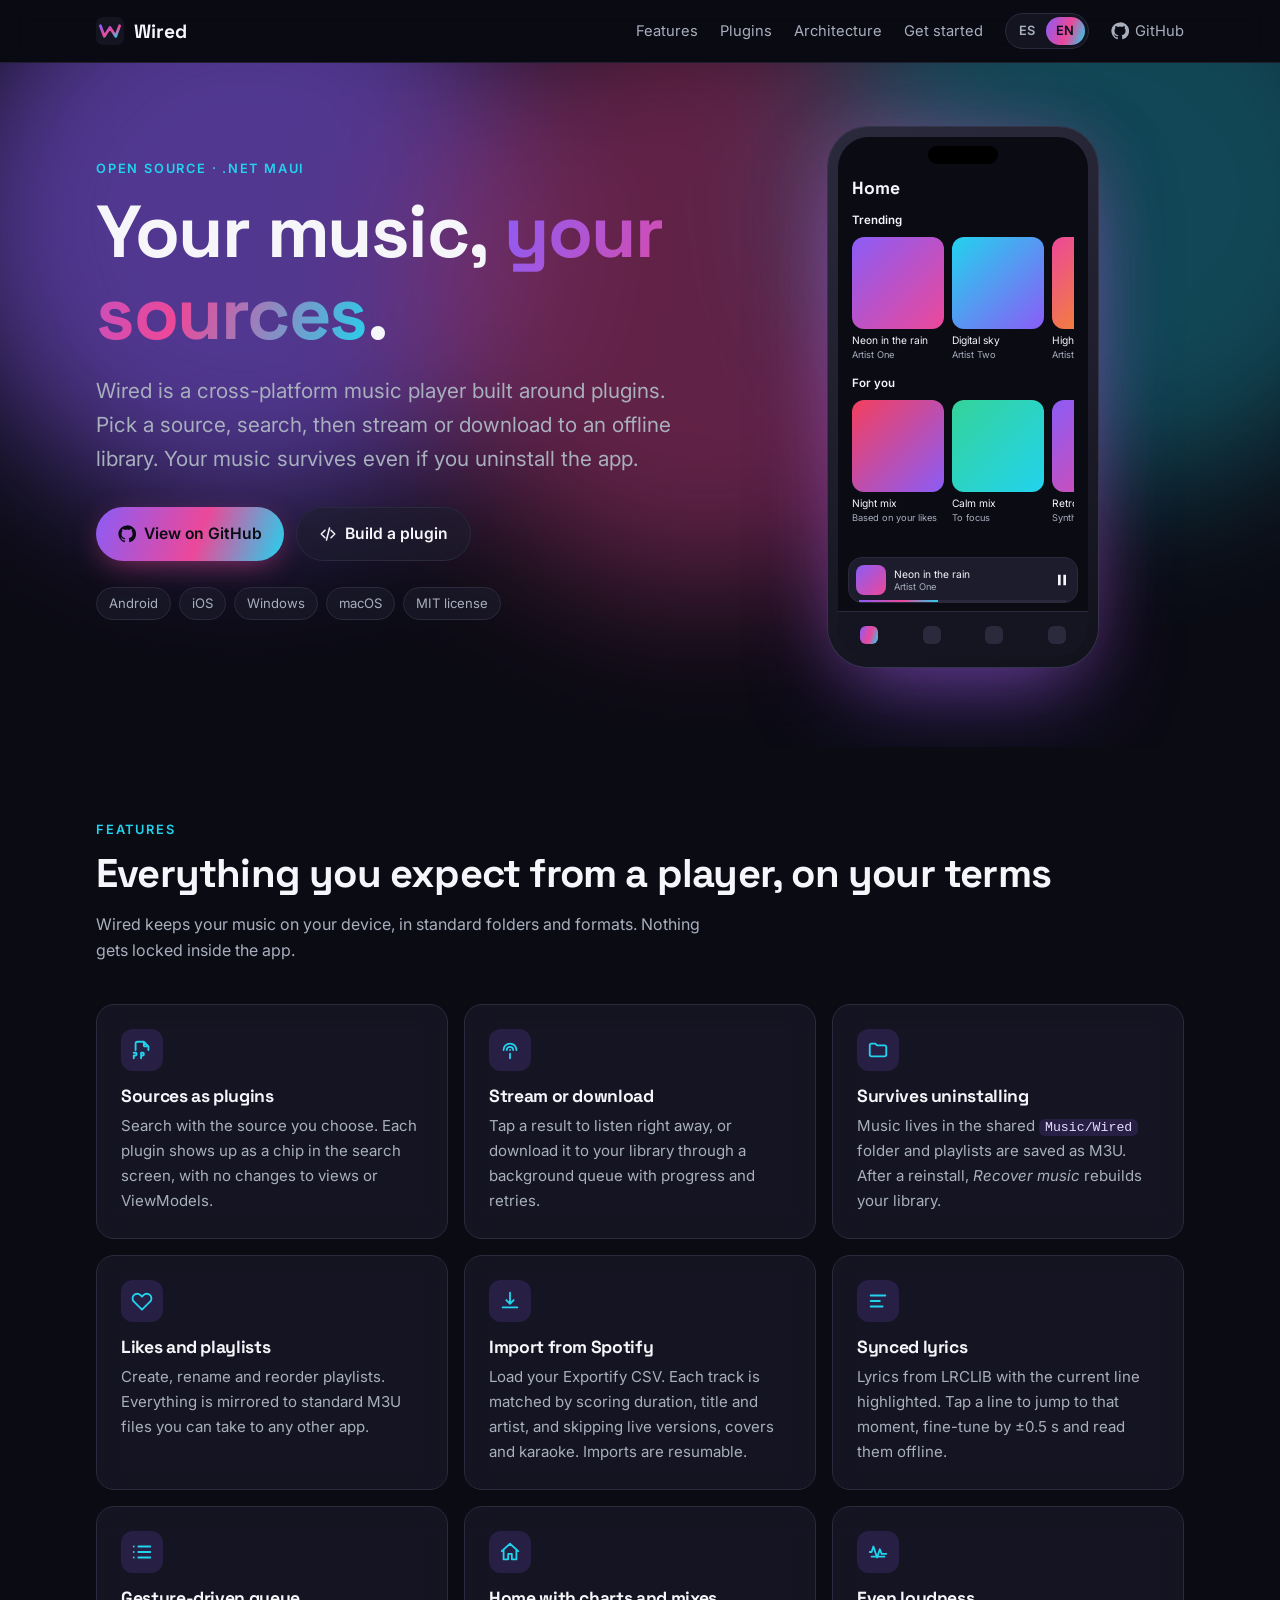
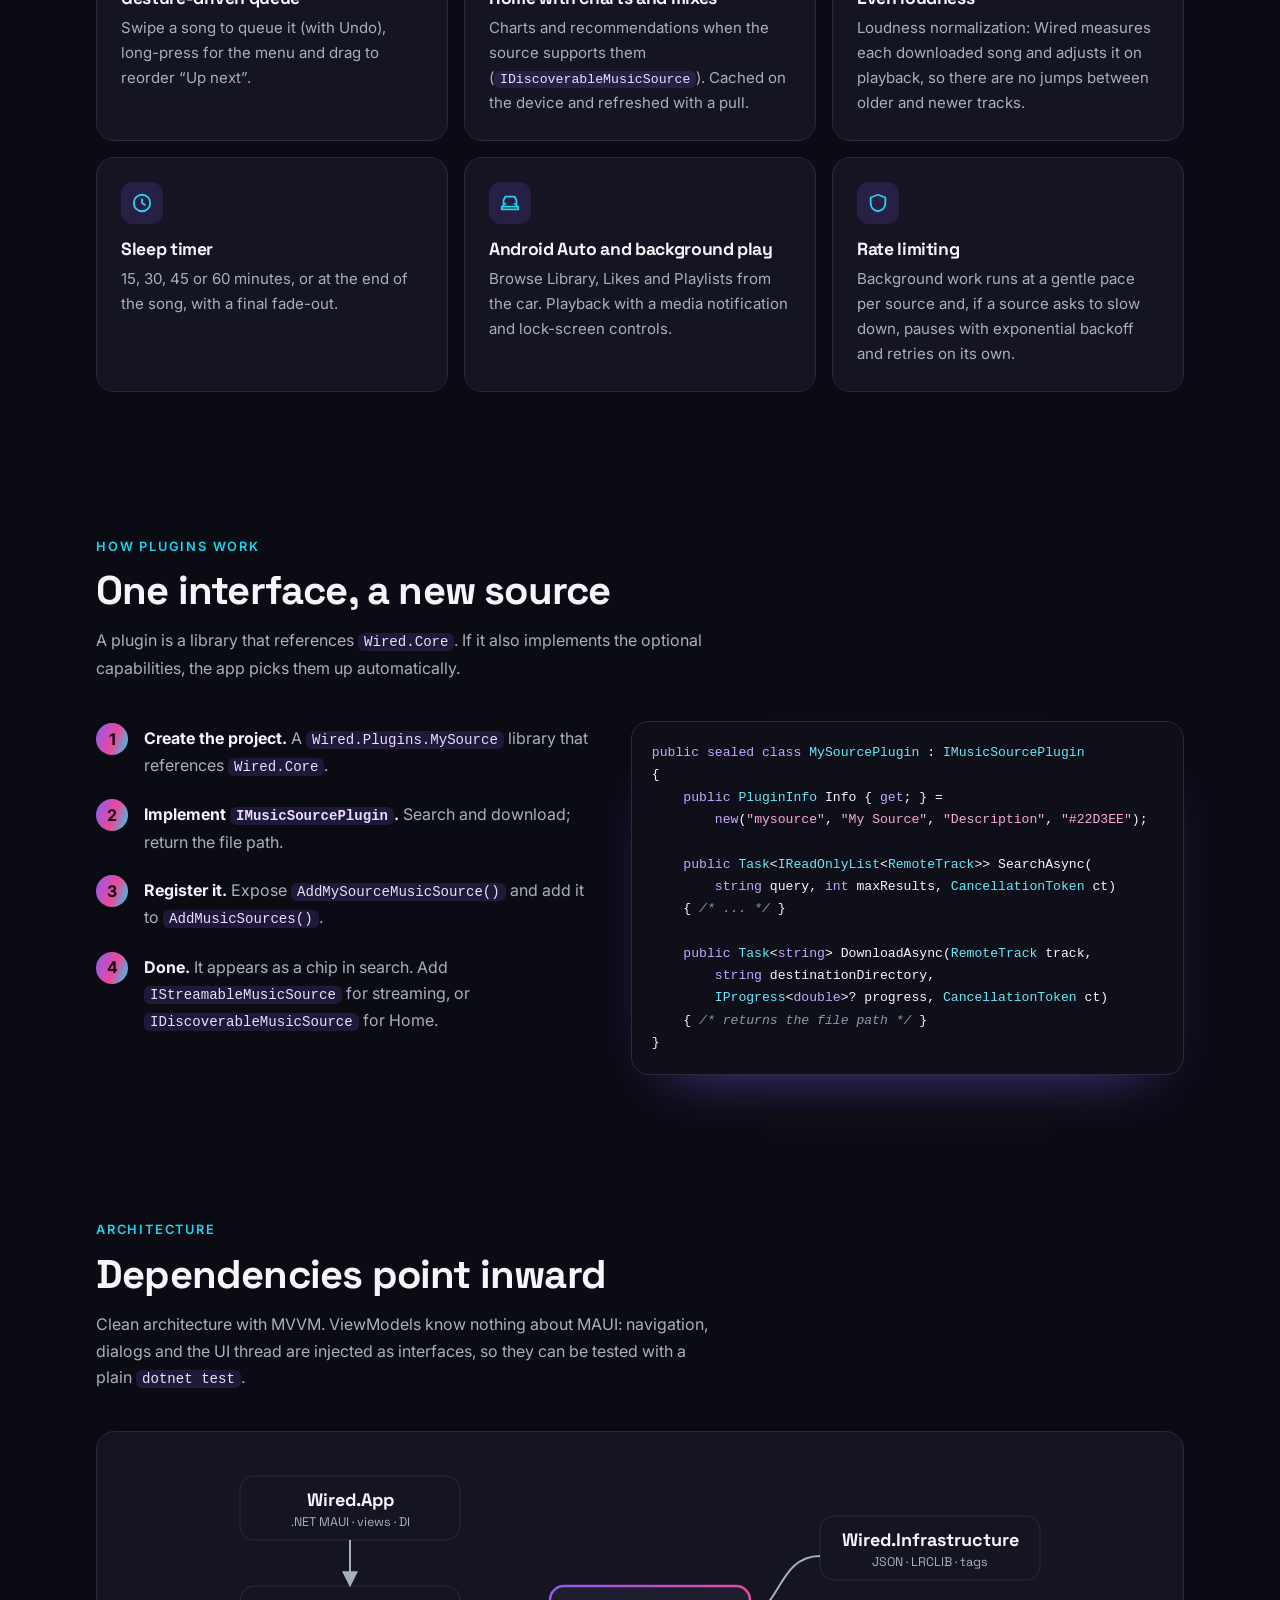
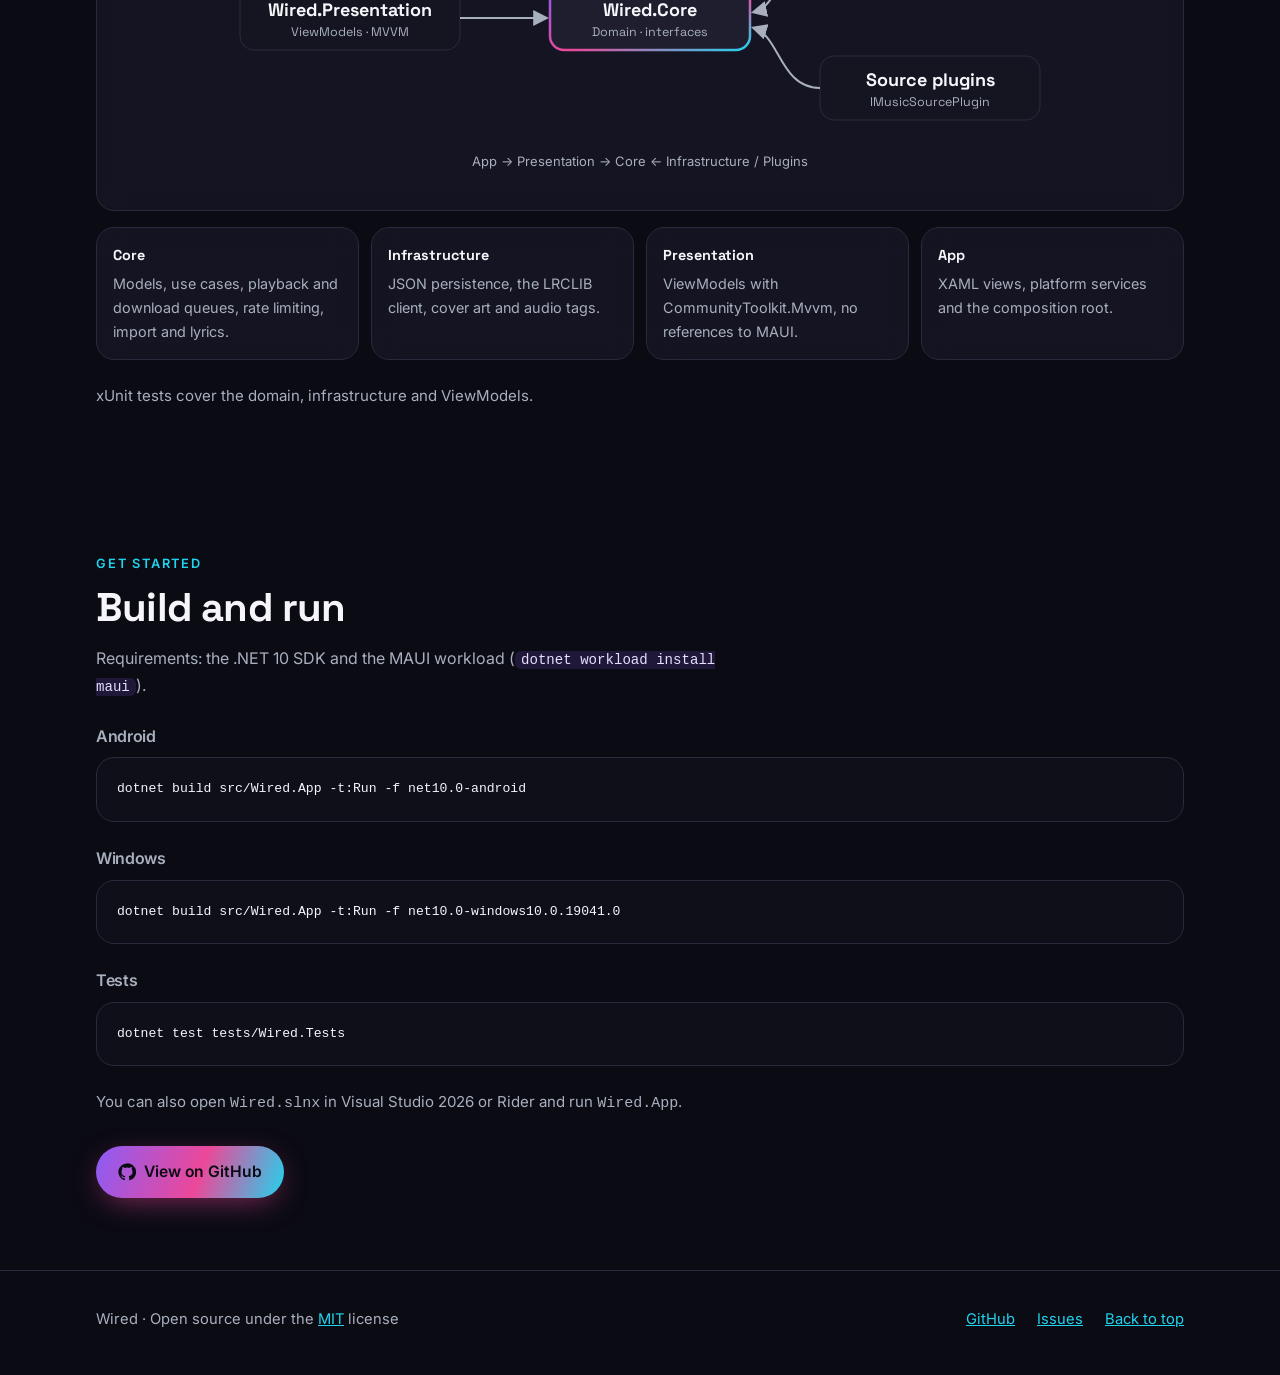
<file: docs/index.html>
<!doctype html>
<html lang="es">
<head>
<meta charset="utf-8">
<meta name="viewport" content="width=device-width, initial-scale=1">
<title>Wired — Reproductor de música con plugins</title>
<meta name="description" content="Wired es un reproductor de música multiplataforma (.NET MAUI) construido alrededor de plugins de fuentes: busca, escucha en streaming o descarga a tu biblioteca sin conexión. Código abierto, licencia MIT.">
<meta name="theme-color" content="#0B0B14">
<meta property="og:type" content="website">
<meta property="og:title" content="Wired — Reproductor de música con plugins">
<meta property="og:description" content="Reproductor multiplataforma en .NET MAUI con fuentes por plugins, biblioteca sin conexión, letras sincronizadas y Android Auto. Código abierto (MIT).">
<meta property="og:url" content="https://fsoftt.github.io/Wired/">
<meta property="og:locale" content="es_ES">
<meta property="og:locale:alternate" content="en_US">
<link rel="canonical" href="https://fsoftt.github.io/Wired/">
<link rel="alternate" hreflang="es" href="https://fsoftt.github.io/Wired/">
<link rel="alternate" hreflang="en" href="https://fsoftt.github.io/Wired/en/">
<link rel="alternate" hreflang="x-default" href="https://fsoftt.github.io/Wired/">
<script>(function(){try{var s=localStorage.getItem("wired-lang");if(s==="en"||(!s&&!/^es/i.test(navigator.language||"es"))){location.replace("en/"+location.hash)}}catch(e){}})();</script>
<meta name="twitter:card" content="summary">
<link rel="icon" href="data:image/svg+xml,%3Csvg xmlns='http://www.w3.org/2000/svg' viewBox='0 0 32 32'%3E%3Cdefs%3E%3ClinearGradient id='g' x1='0' y1='0' x2='1' y2='1'%3E%3Cstop offset='0' stop-color='%238B5CF6'/%3E%3Cstop offset='.55' stop-color='%23EC4899'/%3E%3Cstop offset='1' stop-color='%2322D3EE'/%3E%3C/linearGradient%3E%3C/defs%3E%3Crect width='32' height='32' rx='8' fill='%230B0B14'/%3E%3Cpath d='M5 10l4.5 12L16 12l6.5 10L27 10' fill='none' stroke='url(%23g)' stroke-width='3.2' stroke-linecap='round' stroke-linejoin='round'/%3E%3C/svg%3E">
<link rel="preconnect" href="https://fonts.googleapis.com">
<link rel="preconnect" href="https://fonts.gstatic.com" crossorigin>
<link rel="stylesheet" href="https://fonts.googleapis.com/css2?family=Inter:wght@400;500;600&family=Space+Grotesk:wght@500;700&display=swap">
<link rel="stylesheet" href="styles.css">
</head>
<body>
<a class="skip" href="#contenido">Saltar al contenido</a>

<svg width="0" height="0" style="position:absolute" aria-hidden="true" focusable="false">
  <defs>
    <linearGradient id="brand" x1="0" y1="0" x2="1" y2="1">
      <stop offset="0" stop-color="#8B5CF6"/><stop offset=".55" stop-color="#EC4899"/><stop offset="1" stop-color="#22D3EE"/>
    </linearGradient>
    <symbol id="gh" viewBox="0 0 24 24"><path fill="currentColor" d="M12 .5a11.5 11.5 0 0 0-3.64 22.41c.58.1.79-.25.79-.56v-2c-3.2.7-3.88-1.37-3.88-1.37-.52-1.33-1.28-1.69-1.28-1.69-1.05-.72.08-.7.08-.7 1.15.08 1.76 1.19 1.76 1.19 1.03 1.76 2.7 1.25 3.36.96.1-.75.4-1.25.73-1.54-2.55-.29-5.24-1.28-5.24-5.69 0-1.26.45-2.28 1.18-3.09-.12-.29-.51-1.46.11-3.05 0 0 .97-.31 3.17 1.18a11 11 0 0 1 5.77 0c2.2-1.49 3.16-1.18 3.16-1.18.63 1.59.24 2.76.12 3.05.74.81 1.18 1.83 1.18 3.09 0 4.42-2.7 5.4-5.26 5.68.41.36.78 1.06.78 2.14v3.17c0 .31.21.67.8.56A11.5 11.5 0 0 0 12 .5Z"/></symbol>
  </defs>
</svg>

<header class="nav">
  <div class="wrap">
    <a class="brand" href="#top" aria-label="Wired, inicio">
      <svg viewBox="0 0 32 32" aria-hidden="true"><rect width="32" height="32" rx="8" fill="#151522"/><path d="M5 10l4.5 12L16 12l6.5 10L27 10" fill="none" stroke="url(#brand)" stroke-width="3.2" stroke-linecap="round" stroke-linejoin="round"/></svg>
      Wired
    </a>
    <nav aria-label="Principal">
      <a href="#funciones">Funciones</a>
      <a href="#plugins">Plugins</a>
      <a href="#arquitectura">Arquitectura</a>
      <a href="#empezar">Empezar</a>
      <div class="lang" role="group" aria-label="Idioma"><a href="./" lang="es" hreflang="es" data-lang="es" aria-current="true">ES</a><a href="en/" lang="en" hreflang="en" data-lang="en" aria-label="English">EN</a></div>
      <a class="nav-gh" href="https://github.com/fsoftt/Wired"><svg width="18" height="18" aria-hidden="true"><use href="#gh"/></svg>GitHub</a>
    </nav>
  </div>
</header>

<main id="contenido">
<section class="hero" id="top">
  <div class="glow" aria-hidden="true"><i></i><i></i><i></i></div>
  <div class="wrap">
    <div>
      <p class="eyebrow">Código abierto · .NET MAUI</p>
      <h1>Tu música, <span class="grad-text">tus fuentes</span>.</h1>
      <p class="pitch">Wired es un reproductor multiplataforma construido alrededor de plugins. Elige una fuente, busca, escucha en streaming o descarga a tu biblioteca sin conexión. Tu música sobrevive aunque desinstales la app.</p>
      <div class="btns">
        <a class="btn btn-primary" href="https://github.com/fsoftt/Wired"><svg aria-hidden="true"><use href="#gh"/></svg>Ver en GitHub</a>
        <a class="btn btn-ghost" href="#plugins"><svg viewBox="0 0 24 24" fill="none" stroke="currentColor" stroke-width="2" stroke-linecap="round" stroke-linejoin="round" aria-hidden="true"><path d="M8 7 3 12l5 5M16 7l5 5-5 5M14 4l-4 16"/></svg>Crear un plugin</a>
      </div>
      <ul class="chips" aria-label="Plataformas">
        <li>Android</li><li>iOS</li><li>Windows</li><li>macOS</li><li>Licencia MIT</li>
      </ul>
    </div>

    <div class="phone-wrap">
      <div class="phone" role="img" aria-label="Maqueta estilizada de la pantalla de Inicio de Wired con carruseles de tarjetas y una lista de canciones">
        <div class="screen" aria-hidden="true">
          <div class="ph-h">Inicio</div>
          <div class="ph-sec">Tendencias</div>
          <div class="car">
            <div class="card"><div class="cover a"></div><div class="cname">Neón en la lluvia</div><div class="csub">Artista Uno</div></div>
            <div class="card"><div class="cover c"></div><div class="cname">Cielo digital</div><div class="csub">Artista Dos</div></div>
            <div class="card"><div class="cover b"></div><div class="cname">Autopista</div><div class="csub">Artista Tres</div></div>
          </div>
          <div class="ph-sec">Para ti</div>
          <div class="car">
            <div class="card"><div class="cover e"></div><div class="cname">Mix de la noche</div><div class="csub">Basado en tus Me gusta</div></div>
            <div class="card"><div class="cover d"></div><div class="cname">Mix tranquilo</div><div class="csub">Para concentrarte</div></div>
            <div class="card"><div class="cover a"></div><div class="cname">Mix retro</div><div class="csub">Sintetizadores</div></div>
          </div>
          <div class="mini"><div class="cover a"></div><div class="cname">Neón en la lluvia<div class="csub">Artista Uno</div></div><svg width="16" height="16" viewBox="0 0 24 24" fill="#f5f5fa"><path d="M6 4h4v16H6zM14 4h4v16h-4z"/></svg><div class="bar"></div></div>
          <div class="tabs"><span class="on"></span><span></span><span></span><span></span></div>
        </div>
      </div>
    </div>
  </div>
</section>

<section id="funciones" aria-labelledby="t-func">
  <div class="wrap">
    <p class="eyebrow">Funciones</p>
    <h2 id="t-func">Todo lo que esperas de un reproductor, con tus reglas</h2>
    <p class="lead">Wired guarda la música en tu dispositivo, en carpetas y formatos estándar. Nada queda atrapado en la app.</p>
    <div class="grid">
      <article class="glass feat"><div class="ico"><svg viewBox="0 0 24 24" fill="none" stroke="currentColor" stroke-width="2" stroke-linecap="round" stroke-linejoin="round" aria-hidden="true"><path d="M14 3v4a1 1 0 0 0 1 1h4M5 12V5a2 2 0 0 1 2-2h7l5 5v4M3 15h2a1 1 0 0 1 1 1v1a1 1 0 0 1-1 1H3v3M11 15v6m0-6h2a1 1 0 0 1 1 1v1a1 1 0 0 1-1 1h-2"/></svg></div><h3>Fuentes por plugins</h3><p>Busca con la fuente que elijas. Cada plugin aparece como un chip en el buscador, sin tocar vistas ni ViewModels.</p></article>
      <article class="glass feat"><div class="ico"><svg viewBox="0 0 24 24" fill="none" stroke="currentColor" stroke-width="2" stroke-linecap="round" stroke-linejoin="round" aria-hidden="true"><path d="M5 12a7 7 0 0 1 14 0M8.5 12a3.5 3.5 0 0 1 7 0M12 12v.01M12 16v5"/></svg></div><h3>Streaming o descarga</h3><p>Toca un resultado para escucharlo al instante, o descárgalo a tu biblioteca con una cola en segundo plano, progreso y reintentos.</p></article>
      <article class="glass feat"><div class="ico"><svg viewBox="0 0 24 24" fill="none" stroke="currentColor" stroke-width="2" stroke-linecap="round" stroke-linejoin="round" aria-hidden="true"><path d="M3 7a2 2 0 0 1 2-2h4l2 2h8a2 2 0 0 1 2 2v8a2 2 0 0 1-2 2H5a2 2 0 0 1-2-2z"/></svg></div><h3>Sobrevive a la desinstalación</h3><p>La música vive en la carpeta compartida <code>Music/Wired</code> y las listas como M3U. Tras reinstalar, <em>Recuperar música</em> reconstruye la biblioteca.</p></article>
      <article class="glass feat"><div class="ico"><svg viewBox="0 0 24 24" fill="none" stroke="currentColor" stroke-width="2" stroke-linecap="round" stroke-linejoin="round" aria-hidden="true"><path d="M20.8 5.6a5 5 0 0 0-7.1 0L12 7.3l-1.7-1.7a5 5 0 0 0-7.1 7.1L12 21.5l8.8-8.8a5 5 0 0 0 0-7.1z"/></svg></div><h3>Me gusta y listas</h3><p>Crea, renombra y ordena listas de reproducción. Todo se refleja en archivos M3U estándar que puedes llevarte a otra app.</p></article>
      <article class="glass feat"><div class="ico"><svg viewBox="0 0 24 24" fill="none" stroke="currentColor" stroke-width="2" stroke-linecap="round" stroke-linejoin="round" aria-hidden="true"><path d="M12 3v12m0 0-4-4m4 4 4-4M4 19h16"/></svg></div><h3>Importar desde Spotify</h3><p>Carga el CSV de Exportify. Cada canción se empareja puntuando duración, título y artista, y descartando versiones en vivo, covers o karaoke. Es reanudable.</p></article>
      <article class="glass feat"><div class="ico"><svg viewBox="0 0 24 24" fill="none" stroke="currentColor" stroke-width="2" stroke-linecap="round" stroke-linejoin="round" aria-hidden="true"><path d="M4 6h16M4 12h10M4 18h13"/></svg></div><h3>Letras sincronizadas</h3><p>Letras de LRCLIB con la línea actual resaltada. Toca una línea para saltar a ese momento, ajusta ±0,5 s y consúltalas sin conexión.</p></article>
      <article class="glass feat"><div class="ico"><svg viewBox="0 0 24 24" fill="none" stroke="currentColor" stroke-width="2" stroke-linecap="round" stroke-linejoin="round" aria-hidden="true"><path d="M8 6h13M8 12h13M8 18h13M3 6h.01M3 12h.01M3 18h.01"/></svg></div><h3>Cola con gestos</h3><p>Desliza una canción para agregarla (con Deshacer), mantén presionado para el menú y reordena “A continuación” arrastrando.</p></article>
      <article class="glass feat"><div class="ico"><svg viewBox="0 0 24 24" fill="none" stroke="currentColor" stroke-width="2" stroke-linecap="round" stroke-linejoin="round" aria-hidden="true"><path d="m3 11 9-8 9 8M5 10v10h5v-6h4v6h5V10"/></svg></div><h3>Inicio con listas y mixes</h3><p>Rankings y recomendaciones cuando la fuente lo permite (<code>IDiscoverableMusicSource</code>). Se guardan en el dispositivo y se actualizan al deslizar.</p></article>
      <article class="glass feat"><div class="ico"><svg viewBox="0 0 24 24" fill="none" stroke="currentColor" stroke-width="2" stroke-linecap="round" stroke-linejoin="round" aria-hidden="true"><path d="M5 17h14M3 12h2l2-6 4 12 3-9 2 5h5"/></svg></div><h3>Volumen parejo</h3><p>Normalización de volumen: Wired mide cada canción descargada y la ajusta al reproducir, sin saltos entre temas antiguos y modernos.</p></article>
      <article class="glass feat"><div class="ico"><svg viewBox="0 0 24 24" fill="none" stroke="currentColor" stroke-width="2" stroke-linecap="round" stroke-linejoin="round" aria-hidden="true"><path d="M12 8v4l3 2M21 12a9 9 0 1 1-18 0 9 9 0 0 1 18 0z"/></svg></div><h3>Temporizador para dormir</h3><p>15, 30, 45 o 60 minutos, o al terminar la canción, con desvanecido final.</p></article>
      <article class="glass feat"><div class="ico"><svg viewBox="0 0 24 24" fill="none" stroke="currentColor" stroke-width="2" stroke-linecap="round" stroke-linejoin="round" aria-hidden="true"><path d="M5 16V9l2-4h10l2 4v7M3 16h18v3H3zM7 13h.01M17 13h.01"/></svg></div><h3>Android Auto y segundo plano</h3><p>Navega Biblioteca, Me gusta y Listas desde el coche. Reproducción con notificación multimedia y controles en pantalla de bloqueo.</p></article>
      <article class="glass feat"><div class="ico"><svg viewBox="0 0 24 24" fill="none" stroke="currentColor" stroke-width="2" stroke-linecap="round" stroke-linejoin="round" aria-hidden="true"><path d="M12 3 4 6v6c0 4.5 3.2 8 8 9 4.8-1 8-4.5 8-9V6z"/></svg></div><h3>Peticiones con límite</h3><p>El trabajo en segundo plano va a un ritmo moderado por fuente y, si esta pide frenar, se pausa con backoff exponencial y reintenta solo.</p></article>
    </div>
  </div>
</section>

<section id="plugins" aria-labelledby="t-plug">
  <div class="wrap">
    <p class="eyebrow">Cómo funcionan los plugins</p>
    <h2 id="t-plug">Una interfaz, una fuente nueva</h2>
    <p class="lead">Un plugin es una librería que referencia <code>Wired.Core</code>. Si además implementa capacidades opcionales, la app las aprovecha sola.</p>
    <div class="two">
      <div>
        <ol class="steps">
          <li><strong>Crea el proyecto.</strong> Una librería <code>Wired.Plugins.MiFuente</code> que referencie <code>Wired.Core</code>.</li>
          <li><strong>Implementa <code>IMusicSourcePlugin</code>.</strong> Búsqueda y descarga; devuelve la ruta del archivo.</li>
          <li><strong>Regístralo.</strong> Expón <code>AddMiFuenteMusicSource()</code> y añádelo a <code>AddMusicSources()</code>.</li>
          <li><strong>Listo.</strong> Aparece como chip en el buscador. Para streaming suma <code>IStreamableMusicSource</code>; para el Inicio, <code>IDiscoverableMusicSource</code>.</li>
        </ol>
      </div>
      <pre class="code" tabindex="0" aria-label="Ejemplo de plugin en C#"><code><span class="k">public sealed class</span> <span class="t">MiFuentePlugin</span> : <span class="t">IMusicSourcePlugin</span>
{
    <span class="k">public</span> <span class="t">PluginInfo</span> Info { <span class="k">get</span>; } =
        <span class="k">new</span>(<span class="s">"mifuente"</span>, <span class="s">"Mi Fuente"</span>, <span class="s">"Descripción"</span>, <span class="s">"#22D3EE"</span>);

    <span class="k">public</span> <span class="t">Task</span>&lt;<span class="t">IReadOnlyList</span>&lt;<span class="t">RemoteTrack</span>&gt;&gt; <span class="m">SearchAsync</span>(
        <span class="k">string</span> query, <span class="k">int</span> maxResults, <span class="t">CancellationToken</span> ct)
    { <span class="c">/* ... */</span> }

    <span class="k">public</span> <span class="t">Task</span>&lt;<span class="k">string</span>&gt; <span class="m">DownloadAsync</span>(<span class="t">RemoteTrack</span> track,
        <span class="k">string</span> destinationDirectory,
        <span class="t">IProgress</span>&lt;<span class="k">double</span>&gt;? progress, <span class="t">CancellationToken</span> ct)
    { <span class="c">/* devuelve la ruta del archivo */</span> }
}</code></pre>
    </div>
  </div>
</section>

<section id="arquitectura" aria-labelledby="t-arq">
  <div class="wrap">
    <p class="eyebrow">Arquitectura</p>
    <h2 id="t-arq">Las dependencias apuntan hacia dentro</h2>
    <p class="lead">Arquitectura limpia con MVVM. Los ViewModels no conocen MAUI: navegación, diálogos y el hilo de UI se inyectan como interfaces, así que se prueban con un <code>dotnet test</code> normal.</p>
    <div class="glass arch">
      <svg viewBox="0 0 860 330" role="img" aria-labelledby="arch-t arch-d">
        <title id="arch-t">Diagrama de capas</title>
        <desc id="arch-d">Wired.App depende de Wired.Presentation, que depende de Wired.Core. Wired.Infrastructure y los plugins también dependen de Wired.Core.</desc>
        <defs>
          <marker id="ar" viewBox="0 0 10 10" refX="8" refY="5" markerWidth="8" markerHeight="8" orient="auto"><path d="M0 0 10 5 0 10z" fill="#a8afbd"/></marker>
          <linearGradient id="gb" x1="0" y1="0" x2="1" y2="1"><stop offset="0" stop-color="#8B5CF6"/><stop offset=".55" stop-color="#EC4899"/><stop offset="1" stop-color="#22D3EE"/></linearGradient>
        </defs>
        <g font-family="Space Grotesk, Inter, sans-serif" text-anchor="middle">
          <rect x="30" y="20" width="220" height="64" rx="14" fill="#151522" stroke="#2A2A3C"/>
          <text x="140" y="50" fill="#F5F5FA" font-size="18" font-weight="700">Wired.App</text><text x="140" y="70" fill="#a8afbd" font-size="12.5">.NET MAUI · vistas · DI</text>
          <rect x="30" y="130" width="220" height="64" rx="14" fill="#151522" stroke="#2A2A3C"/>
          <text x="140" y="160" fill="#F5F5FA" font-size="18" font-weight="700">Wired.Presentation</text><text x="140" y="180" fill="#a8afbd" font-size="12.5">ViewModels · MVVM</text>
          <rect x="340" y="130" width="200" height="64" rx="14" fill="#1E1E2E" stroke="url(#gb)" stroke-width="2.5"/>
          <text x="440" y="160" fill="#F5F5FA" font-size="18" font-weight="700">Wired.Core</text><text x="440" y="180" fill="#a8afbd" font-size="12.5">Dominio · interfaces</text>
          <rect x="610" y="60" width="220" height="64" rx="14" fill="#151522" stroke="#2A2A3C"/>
          <text x="720" y="90" fill="#F5F5FA" font-size="18" font-weight="700">Wired.Infrastructure</text><text x="720" y="110" fill="#a8afbd" font-size="12.5">JSON · LRCLIB · etiquetas</text>
          <rect x="610" y="200" width="220" height="64" rx="14" fill="#151522" stroke="#2A2A3C"/>
          <text x="720" y="230" fill="#F5F5FA" font-size="18" font-weight="700">Plugins de fuentes</text><text x="720" y="250" fill="#a8afbd" font-size="12.5">IMusicSourcePlugin</text>
        </g>
        <g stroke="#a8afbd" stroke-width="2" fill="none" marker-end="url(#ar)">
          <path d="M140 84v44"/>
          <path d="M250 162h86"/>
          <path d="M610 100 C 570 100, 570 150, 544 156"/>
          <path d="M610 232 C 570 232, 570 180, 544 172"/>
        </g>
        <text x="430" y="310" text-anchor="middle" fill="#a8afbd" font-family="Inter, sans-serif" font-size="13">App → Presentation → Core ← Infrastructure / Plugins</text>
      </svg>
    </div>
    <div class="layers">
      <div class="glass"><strong>Core</strong>Modelos, casos de uso, cola de reproducción y descargas, límites de peticiones, importación y letras.</div>
      <div class="glass"><strong>Infrastructure</strong>Persistencia JSON, cliente de LRCLIB, carátulas y etiquetas de audio.</div>
      <div class="glass"><strong>Presentation</strong>ViewModels con CommunityToolkit.Mvvm, sin referencias a MAUI.</div>
      <div class="glass"><strong>App</strong>Vistas XAML, servicios de plataforma y raíz de composición.</div>
    </div>
    <p class="note">Las pruebas con xUnit cubren dominio, infraestructura y ViewModels.</p>
  </div>
</section>

<section id="empezar" aria-labelledby="t-start">
  <div class="wrap">
    <p class="eyebrow">Empezar</p>
    <h2 id="t-start">Compila y ejecuta</h2>
    <p class="lead">Requisitos: SDK de .NET 10 y el workload de MAUI (<code>dotnet workload install maui</code>).</p>
    <div class="cmd">
      <h3>Android</h3>
      <pre class="code" tabindex="0"><code>dotnet build src/Wired.App -t:Run -f net10.0-android</code></pre>
    </div>
    <div class="cmd">
      <h3>Windows</h3>
      <pre class="code" tabindex="0"><code>dotnet build src/Wired.App -t:Run -f net10.0-windows10.0.19041.0</code></pre>
    </div>
    <div class="cmd">
      <h3>Pruebas</h3>
      <pre class="code" tabindex="0"><code>dotnet test tests/Wired.Tests</code></pre>
    </div>
    <p class="note">También puedes abrir <code>Wired.slnx</code> en Visual Studio 2026 o Rider y ejecutar <code>Wired.App</code>.</p>
    <div class="btns">
      <a class="btn btn-primary" href="https://github.com/fsoftt/Wired"><svg aria-hidden="true"><use href="#gh"/></svg>Ver en GitHub</a>
    </div>
  </div>
</section>
</main>

<footer>
  <div class="wrap">
    <p>Wired · Código abierto bajo licencia <a href="https://github.com/fsoftt/Wired/blob/main/LICENSE">MIT</a></p>
    <div class="links">
      <a href="https://github.com/fsoftt/Wired">GitHub</a>
      <a href="https://github.com/fsoftt/Wired/issues">Issues</a>
      <a href="#top">Volver arriba</a>
    </div>
  </div>
</footer>
<script src="main.js"></script>
</body>
</html>
</file>
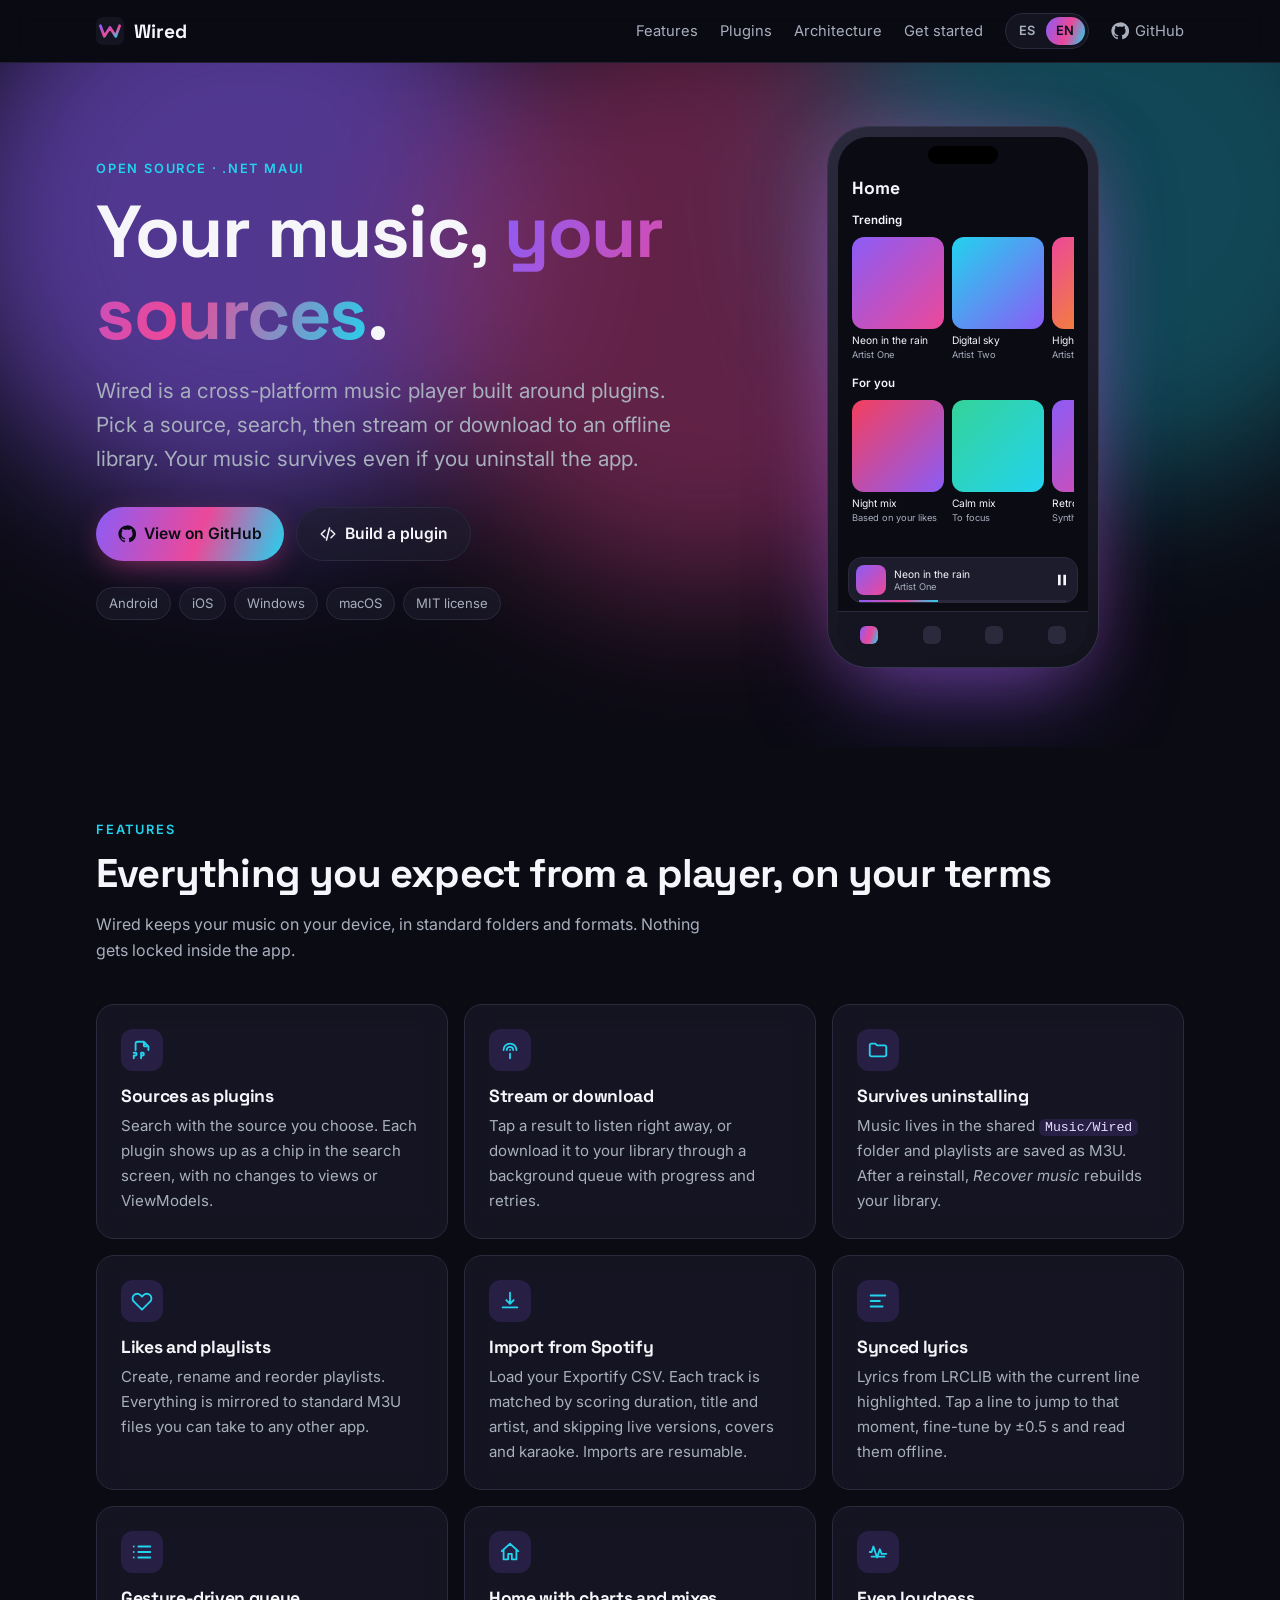
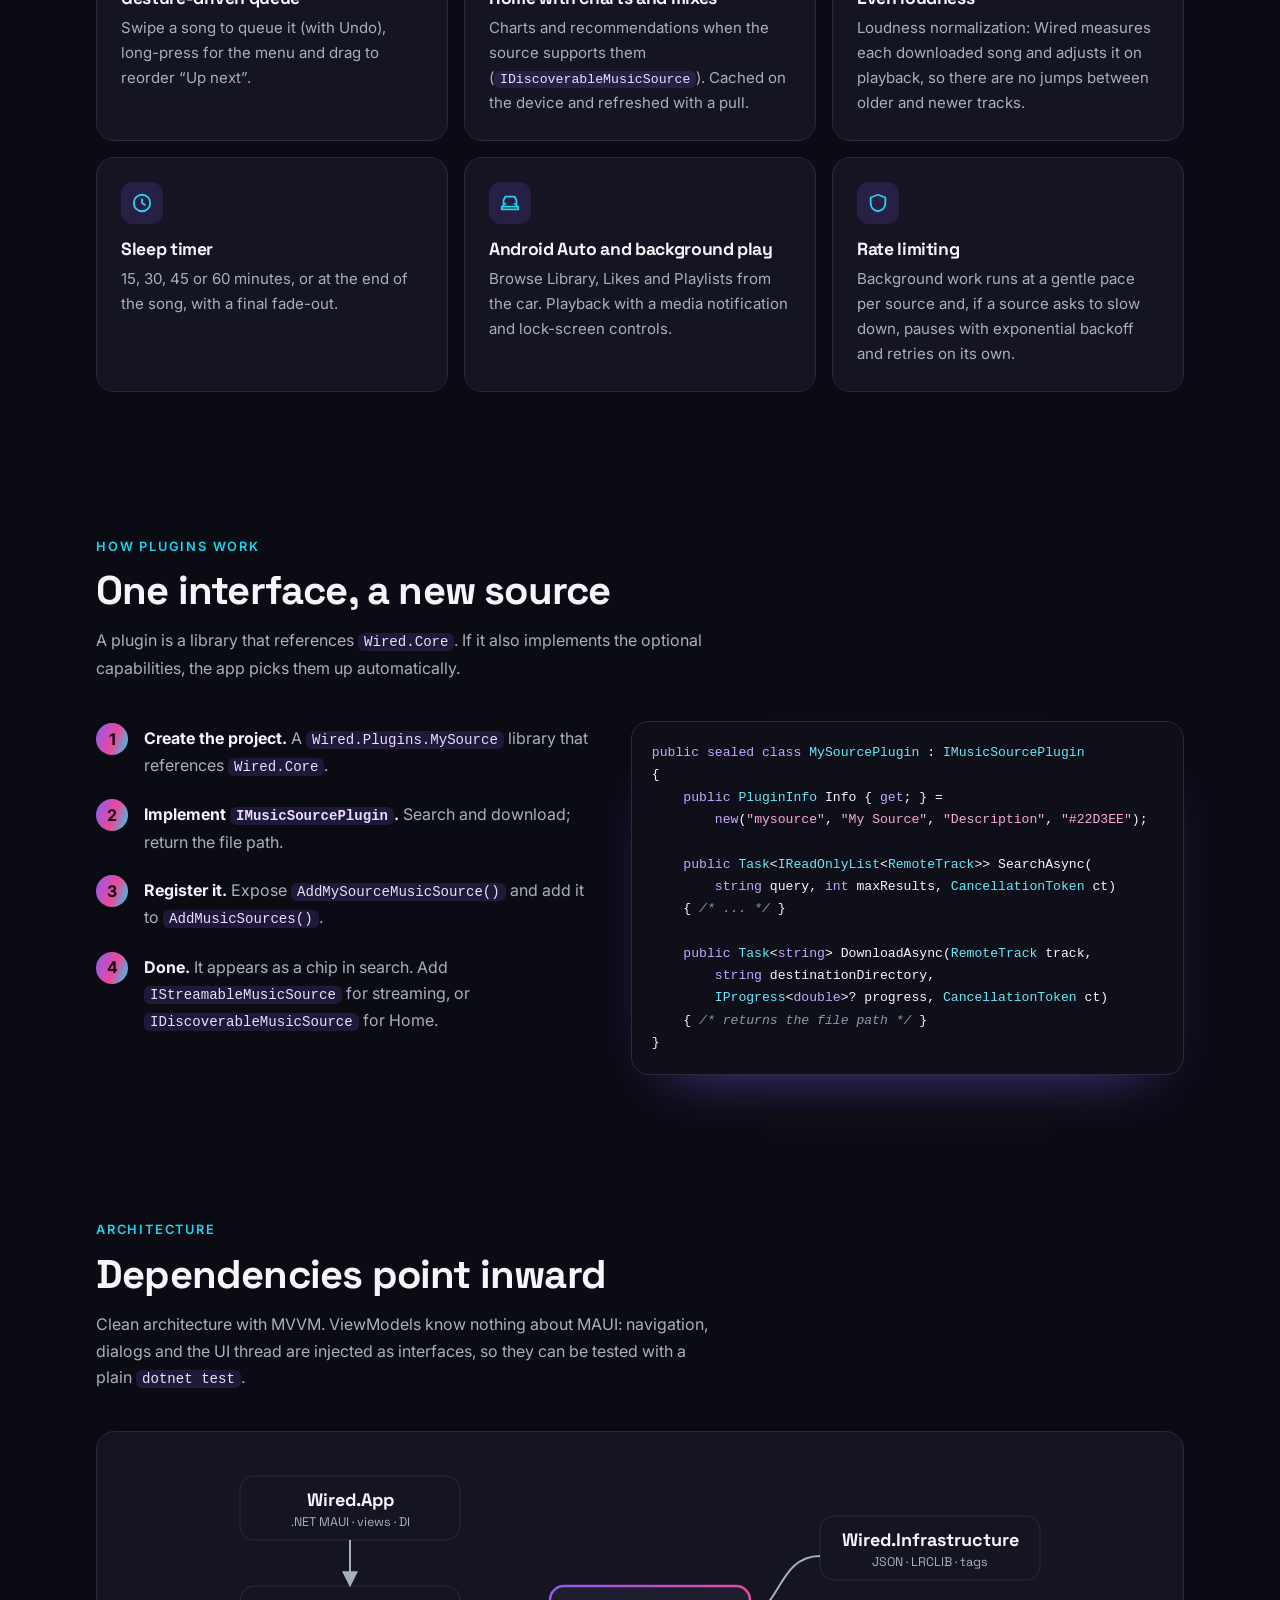
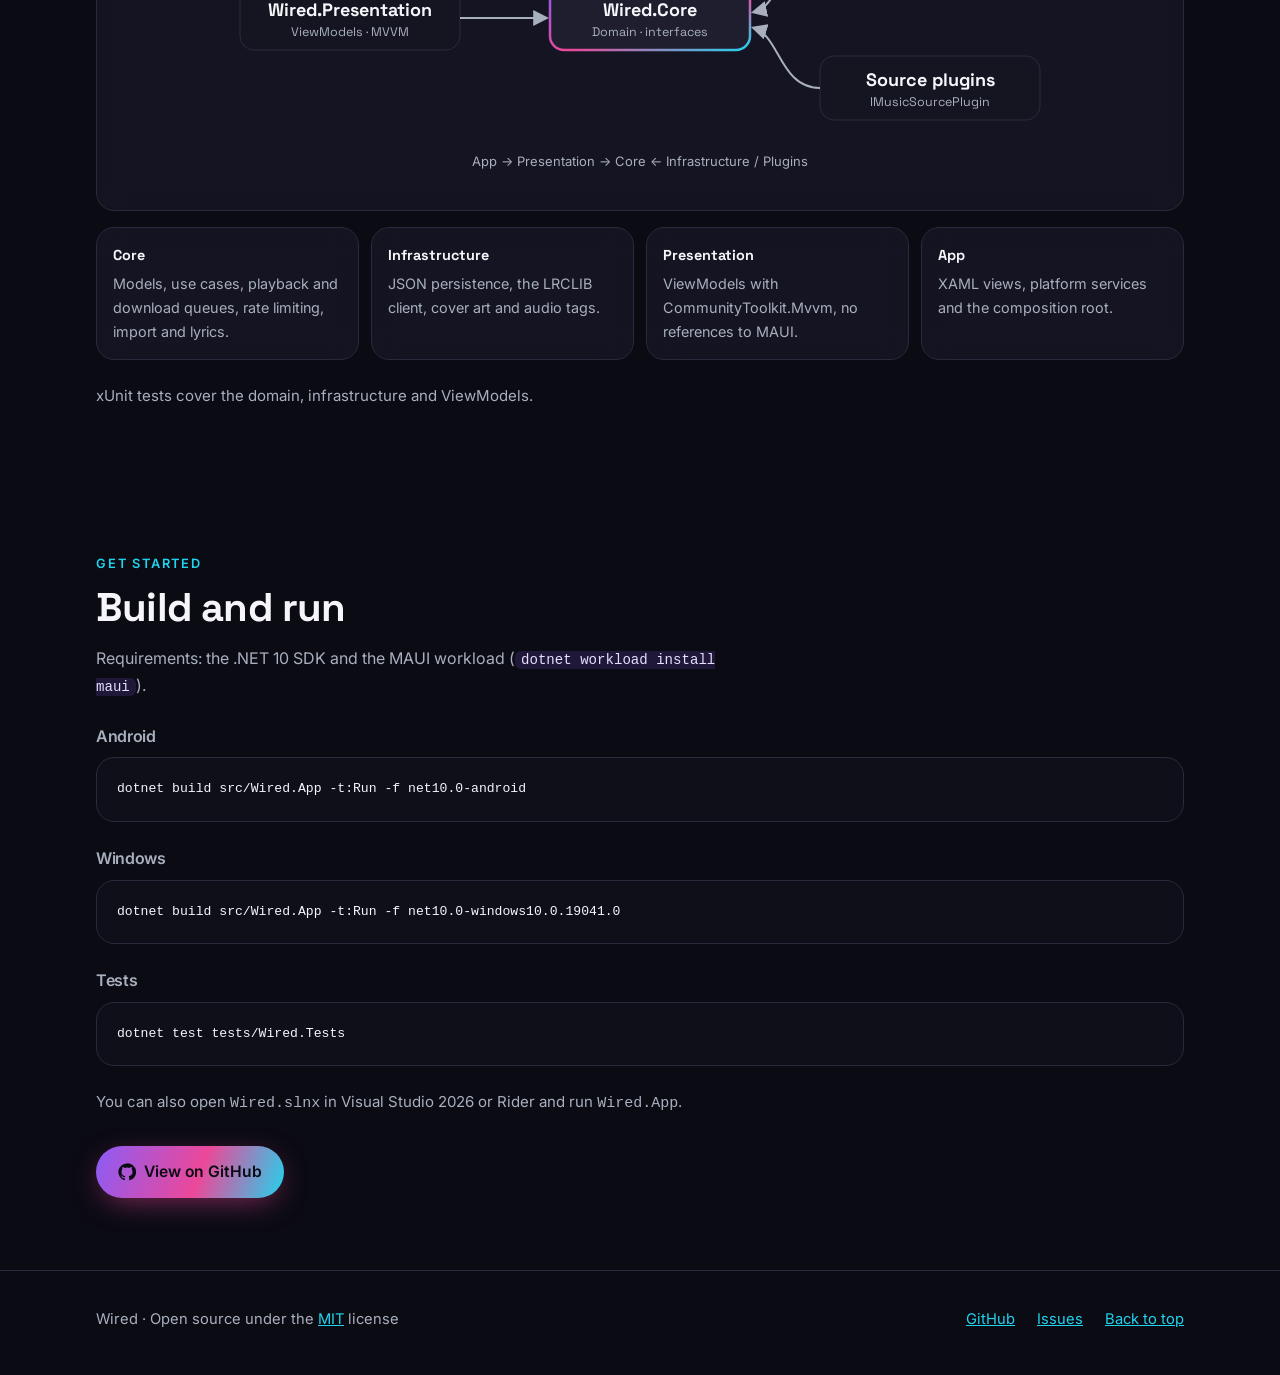
<file: docs/en/index.html>
<!doctype html>
<html lang="en">
<head>
<meta charset="utf-8">
<meta name="viewport" content="width=device-width, initial-scale=1">
<title>Wired — A plugin-based music player</title>
<meta name="description" content="Wired is a cross-platform music player (.NET MAUI) built around source plugins: search, stream or download to an offline library. Open source, MIT license.">
<meta name="theme-color" content="#0B0B14">
<meta property="og:type" content="website">
<meta property="og:title" content="Wired — A plugin-based music player">
<meta property="og:description" content="Cross-platform .NET MAUI music player with pluggable sources, an offline library, synced lyrics and Android Auto. Open source (MIT).">
<meta property="og:url" content="https://fsoftt.github.io/Wired/en/">
<meta property="og:locale" content="en_US">
<meta property="og:locale:alternate" content="es_ES">
<link rel="canonical" href="https://fsoftt.github.io/Wired/en/">
<link rel="alternate" hreflang="es" href="https://fsoftt.github.io/Wired/">
<link rel="alternate" hreflang="en" href="https://fsoftt.github.io/Wired/en/">
<link rel="alternate" hreflang="x-default" href="https://fsoftt.github.io/Wired/">
<meta name="twitter:card" content="summary">
<script>(function(){try{if(localStorage.getItem("wired-lang")==="es"){location.replace("../"+location.hash)}}catch(e){}})();</script>
<link rel="icon" href="data:image/svg+xml,%3Csvg xmlns='http://www.w3.org/2000/svg' viewBox='0 0 32 32'%3E%3Cdefs%3E%3ClinearGradient id='g' x1='0' y1='0' x2='1' y2='1'%3E%3Cstop offset='0' stop-color='%238B5CF6'/%3E%3Cstop offset='.55' stop-color='%23EC4899'/%3E%3Cstop offset='1' stop-color='%2322D3EE'/%3E%3C/linearGradient%3E%3C/defs%3E%3Crect width='32' height='32' rx='8' fill='%230B0B14'/%3E%3Cpath d='M5 10l4.5 12L16 12l6.5 10L27 10' fill='none' stroke='url(%23g)' stroke-width='3.2' stroke-linecap='round' stroke-linejoin='round'/%3E%3C/svg%3E">
<link rel="preconnect" href="https://fonts.googleapis.com">
<link rel="preconnect" href="https://fonts.gstatic.com" crossorigin>
<link rel="stylesheet" href="https://fonts.googleapis.com/css2?family=Inter:wght@400;500;600&family=Space+Grotesk:wght@500;700&display=swap">
<link rel="stylesheet" href="../styles.css">
</head>
<body>
<a class="skip" href="#contenido">Skip to content</a>

<svg width="0" height="0" style="position:absolute" aria-hidden="true" focusable="false">
  <defs>
    <linearGradient id="brand" x1="0" y1="0" x2="1" y2="1">
      <stop offset="0" stop-color="#8B5CF6"/><stop offset=".55" stop-color="#EC4899"/><stop offset="1" stop-color="#22D3EE"/>
    </linearGradient>
    <symbol id="gh" viewBox="0 0 24 24"><path fill="currentColor" d="M12 .5a11.5 11.5 0 0 0-3.64 22.41c.58.1.79-.25.79-.56v-2c-3.2.7-3.88-1.37-3.88-1.37-.52-1.33-1.28-1.69-1.28-1.69-1.05-.72.08-.7.08-.7 1.15.08 1.76 1.19 1.76 1.19 1.03 1.76 2.7 1.25 3.36.96.1-.75.4-1.25.73-1.54-2.55-.29-5.24-1.28-5.24-5.69 0-1.26.45-2.28 1.18-3.09-.12-.29-.51-1.46.11-3.05 0 0 .97-.31 3.17 1.18a11 11 0 0 1 5.77 0c2.2-1.49 3.16-1.18 3.16-1.18.63 1.59.24 2.76.12 3.05.74.81 1.18 1.83 1.18 3.09 0 4.42-2.7 5.4-5.26 5.68.41.36.78 1.06.78 2.14v3.17c0 .31.21.67.8.56A11.5 11.5 0 0 0 12 .5Z"/></symbol>
  </defs>
</svg>

<header class="nav">
  <div class="wrap">
    <a class="brand" href="#top" aria-label="Wired, home">
      <svg viewBox="0 0 32 32" aria-hidden="true"><rect width="32" height="32" rx="8" fill="#151522"/><path d="M5 10l4.5 12L16 12l6.5 10L27 10" fill="none" stroke="url(#brand)" stroke-width="3.2" stroke-linecap="round" stroke-linejoin="round"/></svg>
      Wired
    </a>
    <nav aria-label="Main">
      <a href="#funciones">Features</a>
      <a href="#plugins">Plugins</a>
      <a href="#arquitectura">Architecture</a>
      <a href="#empezar">Get started</a>
      <div class="lang" role="group" aria-label="Language"><a href="../" lang="es" hreflang="es" data-lang="es" aria-label="Español">ES</a><a href="./" lang="en" hreflang="en" data-lang="en" aria-current="true">EN</a></div>
      <a class="nav-gh" href="https://github.com/fsoftt/Wired"><svg width="18" height="18" aria-hidden="true"><use href="#gh"/></svg>GitHub</a>
    </nav>
  </div>
</header>

<main id="contenido">
<section class="hero" id="top">
  <div class="glow" aria-hidden="true"><i></i><i></i><i></i></div>
  <div class="wrap">
    <div>
      <p class="eyebrow">Open source · .NET MAUI</p>
      <h1>Your music, <span class="grad-text">your sources</span>.</h1>
      <p class="pitch">Wired is a cross-platform music player built around plugins. Pick a source, search, then stream or download to an offline library. Your music survives even if you uninstall the app.</p>
      <div class="btns">
        <a class="btn btn-primary" href="https://github.com/fsoftt/Wired"><svg aria-hidden="true"><use href="#gh"/></svg>View on GitHub</a>
        <a class="btn btn-ghost" href="#plugins"><svg viewBox="0 0 24 24" fill="none" stroke="currentColor" stroke-width="2" stroke-linecap="round" stroke-linejoin="round" aria-hidden="true"><path d="M8 7 3 12l5 5M16 7l5 5-5 5M14 4l-4 16"/></svg>Build a plugin</a>
      </div>
      <ul class="chips" aria-label="Platforms">
        <li>Android</li><li>iOS</li><li>Windows</li><li>macOS</li><li>MIT license</li>
      </ul>
    </div>

    <div class="phone-wrap">
      <div class="phone" role="img" aria-label="Stylized mockup of the Wired Home screen with card carousels">
        <div class="screen" aria-hidden="true">
          <div class="ph-h">Home</div>
          <div class="ph-sec">Trending</div>
          <div class="car">
            <div class="card"><div class="cover a"></div><div class="cname">Neon in the rain</div><div class="csub">Artist One</div></div>
            <div class="card"><div class="cover c"></div><div class="cname">Digital sky</div><div class="csub">Artist Two</div></div>
            <div class="card"><div class="cover b"></div><div class="cname">Highway</div><div class="csub">Artist Three</div></div>
          </div>
          <div class="ph-sec">For you</div>
          <div class="car">
            <div class="card"><div class="cover e"></div><div class="cname">Night mix</div><div class="csub">Based on your likes</div></div>
            <div class="card"><div class="cover d"></div><div class="cname">Calm mix</div><div class="csub">To focus</div></div>
            <div class="card"><div class="cover a"></div><div class="cname">Retro mix</div><div class="csub">Synthesizers</div></div>
          </div>
          <div class="mini"><div class="cover a"></div><div class="cname">Neon in the rain<div class="csub">Artist One</div></div><svg width="16" height="16" viewBox="0 0 24 24" fill="#f5f5fa"><path d="M6 4h4v16H6zM14 4h4v16h-4z"/></svg><div class="bar"></div></div>
          <div class="tabs"><span class="on"></span><span></span><span></span><span></span></div>
        </div>
      </div>
    </div>
  </div>
</section>

<section id="funciones" aria-labelledby="t-func">
  <div class="wrap">
    <p class="eyebrow">Features</p>
    <h2 id="t-func">Everything you expect from a player, on your terms</h2>
    <p class="lead">Wired keeps your music on your device, in standard folders and formats. Nothing gets locked inside the app.</p>
    <div class="grid">
      <article class="glass feat"><div class="ico"><svg viewBox="0 0 24 24" fill="none" stroke="currentColor" stroke-width="2" stroke-linecap="round" stroke-linejoin="round" aria-hidden="true"><path d="M14 3v4a1 1 0 0 0 1 1h4M5 12V5a2 2 0 0 1 2-2h7l5 5v4M3 15h2a1 1 0 0 1 1 1v1a1 1 0 0 1-1 1H3v3M11 15v6m0-6h2a1 1 0 0 1 1 1v1a1 1 0 0 1-1 1h-2"/></svg></div><h3>Sources as plugins</h3><p>Search with the source you choose. Each plugin shows up as a chip in the search screen, with no changes to views or ViewModels.</p></article>
      <article class="glass feat"><div class="ico"><svg viewBox="0 0 24 24" fill="none" stroke="currentColor" stroke-width="2" stroke-linecap="round" stroke-linejoin="round" aria-hidden="true"><path d="M5 12a7 7 0 0 1 14 0M8.5 12a3.5 3.5 0 0 1 7 0M12 12v.01M12 16v5"/></svg></div><h3>Stream or download</h3><p>Tap a result to listen right away, or download it to your library through a background queue with progress and retries.</p></article>
      <article class="glass feat"><div class="ico"><svg viewBox="0 0 24 24" fill="none" stroke="currentColor" stroke-width="2" stroke-linecap="round" stroke-linejoin="round" aria-hidden="true"><path d="M3 7a2 2 0 0 1 2-2h4l2 2h8a2 2 0 0 1 2 2v8a2 2 0 0 1-2 2H5a2 2 0 0 1-2-2z"/></svg></div><h3>Survives uninstalling</h3><p>Music lives in the shared <code>Music/Wired</code> folder and playlists are saved as M3U. After a reinstall, <em>Recover music</em> rebuilds your library.</p></article>
      <article class="glass feat"><div class="ico"><svg viewBox="0 0 24 24" fill="none" stroke="currentColor" stroke-width="2" stroke-linecap="round" stroke-linejoin="round" aria-hidden="true"><path d="M20.8 5.6a5 5 0 0 0-7.1 0L12 7.3l-1.7-1.7a5 5 0 0 0-7.1 7.1L12 21.5l8.8-8.8a5 5 0 0 0 0-7.1z"/></svg></div><h3>Likes and playlists</h3><p>Create, rename and reorder playlists. Everything is mirrored to standard M3U files you can take to any other app.</p></article>
      <article class="glass feat"><div class="ico"><svg viewBox="0 0 24 24" fill="none" stroke="currentColor" stroke-width="2" stroke-linecap="round" stroke-linejoin="round" aria-hidden="true"><path d="M12 3v12m0 0-4-4m4 4 4-4M4 19h16"/></svg></div><h3>Import from Spotify</h3><p>Load your Exportify CSV. Each track is matched by scoring duration, title and artist, and skipping live versions, covers and karaoke. Imports are resumable.</p></article>
      <article class="glass feat"><div class="ico"><svg viewBox="0 0 24 24" fill="none" stroke="currentColor" stroke-width="2" stroke-linecap="round" stroke-linejoin="round" aria-hidden="true"><path d="M4 6h16M4 12h10M4 18h13"/></svg></div><h3>Synced lyrics</h3><p>Lyrics from LRCLIB with the current line highlighted. Tap a line to jump to that moment, fine-tune by ±0.5 s and read them offline.</p></article>
      <article class="glass feat"><div class="ico"><svg viewBox="0 0 24 24" fill="none" stroke="currentColor" stroke-width="2" stroke-linecap="round" stroke-linejoin="round" aria-hidden="true"><path d="M8 6h13M8 12h13M8 18h13M3 6h.01M3 12h.01M3 18h.01"/></svg></div><h3>Gesture-driven queue</h3><p>Swipe a song to queue it (with Undo), long-press for the menu and drag to reorder “Up next”.</p></article>
      <article class="glass feat"><div class="ico"><svg viewBox="0 0 24 24" fill="none" stroke="currentColor" stroke-width="2" stroke-linecap="round" stroke-linejoin="round" aria-hidden="true"><path d="m3 11 9-8 9 8M5 10v10h5v-6h4v6h5V10"/></svg></div><h3>Home with charts and mixes</h3><p>Charts and recommendations when the source supports them (<code>IDiscoverableMusicSource</code>). Cached on the device and refreshed with a pull.</p></article>
      <article class="glass feat"><div class="ico"><svg viewBox="0 0 24 24" fill="none" stroke="currentColor" stroke-width="2" stroke-linecap="round" stroke-linejoin="round" aria-hidden="true"><path d="M5 17h14M3 12h2l2-6 4 12 3-9 2 5h5"/></svg></div><h3>Even loudness</h3><p>Loudness normalization: Wired measures each downloaded song and adjusts it on playback, so there are no jumps between older and newer tracks.</p></article>
      <article class="glass feat"><div class="ico"><svg viewBox="0 0 24 24" fill="none" stroke="currentColor" stroke-width="2" stroke-linecap="round" stroke-linejoin="round" aria-hidden="true"><path d="M12 8v4l3 2M21 12a9 9 0 1 1-18 0 9 9 0 0 1 18 0z"/></svg></div><h3>Sleep timer</h3><p>15, 30, 45 or 60 minutes, or at the end of the song, with a final fade-out.</p></article>
      <article class="glass feat"><div class="ico"><svg viewBox="0 0 24 24" fill="none" stroke="currentColor" stroke-width="2" stroke-linecap="round" stroke-linejoin="round" aria-hidden="true"><path d="M5 16V9l2-4h10l2 4v7M3 16h18v3H3zM7 13h.01M17 13h.01"/></svg></div><h3>Android Auto and background play</h3><p>Browse Library, Likes and Playlists from the car. Playback with a media notification and lock-screen controls.</p></article>
      <article class="glass feat"><div class="ico"><svg viewBox="0 0 24 24" fill="none" stroke="currentColor" stroke-width="2" stroke-linecap="round" stroke-linejoin="round" aria-hidden="true"><path d="M12 3 4 6v6c0 4.5 3.2 8 8 9 4.8-1 8-4.5 8-9V6z"/></svg></div><h3>Rate limiting</h3><p>Background work runs at a gentle pace per source and, if a source asks to slow down, pauses with exponential backoff and retries on its own.</p></article>
    </div>
  </div>
</section>

<section id="plugins" aria-labelledby="t-plug">
  <div class="wrap">
    <p class="eyebrow">How plugins work</p>
    <h2 id="t-plug">One interface, a new source</h2>
    <p class="lead">A plugin is a library that references <code>Wired.Core</code>. If it also implements the optional capabilities, the app picks them up automatically.</p>
    <div class="two">
      <div>
        <ol class="steps">
          <li><strong>Create the project.</strong> A <code>Wired.Plugins.MySource</code> library that references <code>Wired.Core</code>.</li>
          <li><strong>Implement <code>IMusicSourcePlugin</code>.</strong> Search and download; return the file path.</li>
          <li><strong>Register it.</strong> Expose <code>AddMySourceMusicSource()</code> and add it to <code>AddMusicSources()</code>.</li>
          <li><strong>Done.</strong> It appears as a chip in search. Add <code>IStreamableMusicSource</code> for streaming, or <code>IDiscoverableMusicSource</code> for Home.</li>
        </ol>
      </div>
      <pre class="code" tabindex="0" aria-label="C# plugin example"><code><span class="k">public sealed class</span> <span class="t">MySourcePlugin</span> : <span class="t">IMusicSourcePlugin</span>
{
    <span class="k">public</span> <span class="t">PluginInfo</span> Info { <span class="k">get</span>; } =
        <span class="k">new</span>(<span class="s">"mysource"</span>, <span class="s">"My Source"</span>, <span class="s">"Description"</span>, <span class="s">"#22D3EE"</span>);

    <span class="k">public</span> <span class="t">Task</span>&lt;<span class="t">IReadOnlyList</span>&lt;<span class="t">RemoteTrack</span>&gt;&gt; <span class="m">SearchAsync</span>(
        <span class="k">string</span> query, <span class="k">int</span> maxResults, <span class="t">CancellationToken</span> ct)
    { <span class="c">/* ... */</span> }

    <span class="k">public</span> <span class="t">Task</span>&lt;<span class="k">string</span>&gt; <span class="m">DownloadAsync</span>(<span class="t">RemoteTrack</span> track,
        <span class="k">string</span> destinationDirectory,
        <span class="t">IProgress</span>&lt;<span class="k">double</span>&gt;? progress, <span class="t">CancellationToken</span> ct)
    { <span class="c">/* returns the file path */</span> }
}</code></pre>
    </div>
  </div>
</section>

<section id="arquitectura" aria-labelledby="t-arq">
  <div class="wrap">
    <p class="eyebrow">Architecture</p>
    <h2 id="t-arq">Dependencies point inward</h2>
    <p class="lead">Clean architecture with MVVM. ViewModels know nothing about MAUI: navigation, dialogs and the UI thread are injected as interfaces, so they can be tested with a plain <code>dotnet test</code>.</p>
    <div class="glass arch">
      <svg viewBox="0 0 860 330" role="img" aria-labelledby="arch-t arch-d">
        <title id="arch-t">Layer diagram</title>
        <desc id="arch-d">Wired.App depends on Wired.Presentation, which depends on Wired.Core. Wired.Infrastructure and the source plugins also depend on Wired.Core.</desc>
        <defs>
          <marker id="ar" viewBox="0 0 10 10" refX="8" refY="5" markerWidth="8" markerHeight="8" orient="auto"><path d="M0 0 10 5 0 10z" fill="#a8afbd"/></marker>
          <linearGradient id="gb" x1="0" y1="0" x2="1" y2="1"><stop offset="0" stop-color="#8B5CF6"/><stop offset=".55" stop-color="#EC4899"/><stop offset="1" stop-color="#22D3EE"/></linearGradient>
        </defs>
        <g font-family="Space Grotesk, Inter, sans-serif" text-anchor="middle">
          <rect x="30" y="20" width="220" height="64" rx="14" fill="#151522" stroke="#2A2A3C"/>
          <text x="140" y="50" fill="#F5F5FA" font-size="18" font-weight="700">Wired.App</text><text x="140" y="70" fill="#a8afbd" font-size="12.5">.NET MAUI · views · DI</text>
          <rect x="30" y="130" width="220" height="64" rx="14" fill="#151522" stroke="#2A2A3C"/>
          <text x="140" y="160" fill="#F5F5FA" font-size="18" font-weight="700">Wired.Presentation</text><text x="140" y="180" fill="#a8afbd" font-size="12.5">ViewModels · MVVM</text>
          <rect x="340" y="130" width="200" height="64" rx="14" fill="#1E1E2E" stroke="url(#gb)" stroke-width="2.5"/>
          <text x="440" y="160" fill="#F5F5FA" font-size="18" font-weight="700">Wired.Core</text><text x="440" y="180" fill="#a8afbd" font-size="12.5">Domain · interfaces</text>
          <rect x="610" y="60" width="220" height="64" rx="14" fill="#151522" stroke="#2A2A3C"/>
          <text x="720" y="90" fill="#F5F5FA" font-size="18" font-weight="700">Wired.Infrastructure</text><text x="720" y="110" fill="#a8afbd" font-size="12.5">JSON · LRCLIB · tags</text>
          <rect x="610" y="200" width="220" height="64" rx="14" fill="#151522" stroke="#2A2A3C"/>
          <text x="720" y="230" fill="#F5F5FA" font-size="18" font-weight="700">Source plugins</text><text x="720" y="250" fill="#a8afbd" font-size="12.5">IMusicSourcePlugin</text>
        </g>
        <g stroke="#a8afbd" stroke-width="2" fill="none" marker-end="url(#ar)">
          <path d="M140 84v44"/>
          <path d="M250 162h86"/>
          <path d="M610 100 C 570 100, 570 150, 544 156"/>
          <path d="M610 232 C 570 232, 570 180, 544 172"/>
        </g>
        <text x="430" y="310" text-anchor="middle" fill="#a8afbd" font-family="Inter, sans-serif" font-size="13">App → Presentation → Core ← Infrastructure / Plugins</text>
      </svg>
    </div>
    <div class="layers">
      <div class="glass"><strong>Core</strong>Models, use cases, playback and download queues, rate limiting, import and lyrics.</div>
      <div class="glass"><strong>Infrastructure</strong>JSON persistence, the LRCLIB client, cover art and audio tags.</div>
      <div class="glass"><strong>Presentation</strong>ViewModels with CommunityToolkit.Mvvm, no references to MAUI.</div>
      <div class="glass"><strong>App</strong>XAML views, platform services and the composition root.</div>
    </div>
    <p class="note">xUnit tests cover the domain, infrastructure and ViewModels.</p>
  </div>
</section>

<section id="empezar" aria-labelledby="t-start">
  <div class="wrap">
    <p class="eyebrow">Get started</p>
    <h2 id="t-start">Build and run</h2>
    <p class="lead">Requirements: the .NET 10 SDK and the MAUI workload (<code>dotnet workload install maui</code>).</p>
    <div class="cmd">
      <h3>Android</h3>
      <pre class="code" tabindex="0"><code>dotnet build src/Wired.App -t:Run -f net10.0-android</code></pre>
    </div>
    <div class="cmd">
      <h3>Windows</h3>
      <pre class="code" tabindex="0"><code>dotnet build src/Wired.App -t:Run -f net10.0-windows10.0.19041.0</code></pre>
    </div>
    <div class="cmd">
      <h3>Tests</h3>
      <pre class="code" tabindex="0"><code>dotnet test tests/Wired.Tests</code></pre>
    </div>
    <p class="note">You can also open <code>Wired.slnx</code> in Visual Studio 2026 or Rider and run <code>Wired.App</code>.</p>
    <div class="btns">
      <a class="btn btn-primary" href="https://github.com/fsoftt/Wired"><svg aria-hidden="true"><use href="#gh"/></svg>View on GitHub</a>
    </div>
  </div>
</section>
</main>

<footer>
  <div class="wrap">
    <p>Wired · Open source under the <a href="https://github.com/fsoftt/Wired/blob/main/LICENSE">MIT</a> license</p>
    <div class="links">
      <a href="https://github.com/fsoftt/Wired">GitHub</a>
      <a href="https://github.com/fsoftt/Wired/issues">Issues</a>
      <a href="#top">Back to top</a>
    </div>
  </div>
</footer>
<script src="../main.js"></script>
</body>
</html>
</file>
<file: docs/styles.css>
:root {
  --bg: #0b0b14;
  --surface: #151522;
  --raised: #1e1e2e;
  --outline: #2a2a3c;
  --violet: #8b5cf6;
  --pink: #ec4899;
  --cyan: #22d3ee;
  --text: #f5f5fa;
  --text-2: #a8afbd;
  --grad: linear-gradient(110deg, var(--violet), var(--pink) 55%, var(--cyan));
  --glass: rgba(30, 30, 46, 0.55);
  --radius: 18px;
  --max: 1120px;
}

*, *::before, *::after { box-sizing: border-box; }
html { scroll-behavior: smooth; scroll-padding-top: 80px; -webkit-text-size-adjust: 100%; }
body {
  margin: 0;
  background: var(--bg);
  color: var(--text);
  font: 400 1rem/1.65 "Inter", system-ui, -apple-system, "Segoe UI", sans-serif;
  overflow-x: hidden;
}
h1, h2, h3 { font-family: "Space Grotesk", "Inter", system-ui, sans-serif; line-height: 1.12; margin: 0; letter-spacing: -0.02em; }
p { margin: 0; }
a { color: var(--cyan); }
a:hover { color: #67e8f9; }
code, pre { font-family: ui-monospace, "Cascadia Code", Consolas, Menlo, monospace; }
:focus-visible { outline: 2px solid var(--cyan); outline-offset: 3px; border-radius: 6px; }

.skip { position: absolute; left: 16px; top: -60px; background: var(--cyan); color: #04141a; padding: 8px 14px; border-radius: 8px; z-index: 100; font-weight: 600; }
.skip:focus { top: 12px; }

.wrap { width: 100%; max-width: var(--max); margin: 0 auto; padding: 0 16px; }
section { padding: 72px 0; }
.eyebrow { color: var(--cyan); font-size: .8rem; font-weight: 600; letter-spacing: .14em; text-transform: uppercase; margin-bottom: 12px; }
h2 { font-size: clamp(1.7rem, 4.5vw, 2.5rem); }
.lead { color: var(--text-2); max-width: 62ch; margin-top: 14px; }
.grad-text { background: var(--grad); -webkit-background-clip: text; background-clip: text; color: transparent; }

/* nav */
header.nav { position: sticky; top: 0; z-index: 50; backdrop-filter: blur(14px); -webkit-backdrop-filter: blur(14px); background: rgba(11, 11, 20, .72); border-bottom: 1px solid rgba(42, 42, 60, .7); }
.nav .wrap { display: flex; align-items: center; justify-content: space-between; height: 62px; gap: 12px; }
.brand { display: flex; align-items: center; gap: 10px; font: 700 1.2rem "Space Grotesk", sans-serif; color: var(--text); text-decoration: none; }
.brand svg { width: 28px; height: 28px; }
.nav nav { display: flex; gap: 22px; align-items: center; }
.nav nav a { color: var(--text-2); text-decoration: none; font-size: .92rem; transition: color .2s; }
.nav nav a:hover { color: var(--text); }
.nav-gh { display: inline-flex; align-items: center; gap: 6px; }
@media (max-width: 640px) { .nav nav > a:not(.nav-gh) { display: none; } }

/* buttons */
.btns { display: flex; flex-wrap: wrap; gap: 12px; margin-top: 30px; }
.btn { display: inline-flex; align-items: center; gap: 8px; padding: 13px 22px; border-radius: 999px; font-weight: 600; font-size: .98rem; text-decoration: none; transition: transform .2s, box-shadow .2s, background .2s, border-color .2s; }
.btn svg { width: 18px; height: 18px; flex: none; }
.btn-primary { background: var(--grad); color: #0b0b14; box-shadow: 0 8px 30px -8px rgba(236, 72, 153, .6); }
.btn-primary:hover { transform: translateY(-2px); color: #0b0b14; box-shadow: 0 12px 36px -8px rgba(139, 92, 246, .8); }
.btn-ghost { background: var(--glass); color: var(--text); border: 1px solid var(--outline); }
.btn-ghost:hover { color: var(--text); border-color: var(--violet); background: rgba(139, 92, 246, .15); transform: translateY(-2px); }

/* hero */
.hero { position: relative; padding: 64px 0 80px; overflow: hidden; }
.glow { position: absolute; inset: -20% -10% auto -10%; height: 90%; pointer-events: none; filter: blur(70px); opacity: .55; z-index: 0; }
.glow i { position: absolute; border-radius: 50%; width: 46vmax; max-width: 640px; aspect-ratio: 1; animation: drift 18s ease-in-out infinite alternate; }
.glow i:nth-child(1) { background: var(--violet); left: 5%; top: 0; }
.glow i:nth-child(2) { background: var(--pink); left: 35%; top: 12%; animation-delay: -6s; opacity: .7; }
.glow i:nth-child(3) { background: var(--cyan); right: 0; top: -4%; animation-delay: -11s; opacity: .55; }
@keyframes drift { to { transform: translate(60px, 40px) scale(1.15); } }
.hero .wrap > * { min-width: 0; }
.hero .wrap { position: relative; z-index: 1; display: grid; gap: 48px; align-items: center; }
@media (min-width: 900px) { .hero .wrap { grid-template-columns: 1.15fr .85fr; } }
.hero h1 { font-size: clamp(2.6rem, 9vw, 4.6rem); }
.hero .pitch { font-size: clamp(1.05rem, 2.6vw, 1.3rem); color: var(--text-2); margin-top: 18px; max-width: 34em; }
.chips { display: flex; flex-wrap: wrap; gap: 8px; margin-top: 26px; list-style: none; padding: 0; }
.chips li { padding: 5px 12px; border-radius: 999px; border: 1px solid var(--outline); background: var(--glass); font-size: .82rem; color: var(--text-2); }

/* phone */
.phone-wrap { display: flex; justify-content: center; }
.phone { width: 270px; height: 540px; border-radius: 40px; padding: 10px; background: linear-gradient(160deg, #2a2a3c, #12121d); box-shadow: 0 0 0 1px #34344a, 0 40px 90px -20px rgba(139, 92, 246, .55), 0 0 80px -20px rgba(236, 72, 153, .4); position: relative; }
.screen { width: 100%; height: 100%; border-radius: 31px; background: var(--bg); overflow: hidden; position: relative; padding: 34px 14px 0; }
.screen::before { content: ""; position: absolute; top: 9px; left: 50%; width: 70px; height: 18px; margin-left: -35px; background: #000; border-radius: 12px; }
.ph-h { font: 700 1.1rem "Space Grotesk", sans-serif; margin: 6px 0 10px; }
.ph-sec { font-size: .72rem; font-weight: 600; margin: 12px 0 7px; color: var(--text); }
.car { display: flex; gap: 8px; overflow: hidden; }
.card { flex: none; width: 92px; }
.cover { height: 92px; border-radius: 12px; position: relative; }
.cover.a { background: linear-gradient(135deg, var(--violet), var(--pink)); }
.cover.b { background: linear-gradient(135deg, var(--pink), #f59e0b); }
.cover.c { background: linear-gradient(135deg, var(--cyan), var(--violet)); }
.cover.d { background: linear-gradient(135deg, #34d399, var(--cyan)); }
.cover.e { background: linear-gradient(135deg, #f43f5e, var(--violet)); }
.cname { font-size: .64rem; margin-top: 5px; line-height: 1.25; }
.csub { font-size: .58rem; color: var(--text-2); }
.row { display: flex; align-items: center; gap: 9px; padding: 5px 0; }
.row .cover { width: 36px; height: 36px; border-radius: 8px; flex: none; }
.row .cname { margin: 0; }
.mini { position: absolute; left: 10px; right: 10px; bottom: 54px; display: flex; align-items: center; gap: 8px; padding: 7px; border-radius: 14px; background: rgba(30, 30, 46, .92); border: 1px solid var(--outline); }
.mini .cover { width: 30px; height: 30px; border-radius: 8px; }
.mini .cname { flex: 1; margin: 0; }
.mini .bar { position: absolute; left: 10px; right: 10px; bottom: 0; height: 2px; background: var(--outline); border-radius: 2px; }
.mini .bar::after { content: ""; display: block; width: 38%; height: 100%; background: var(--grad); }
.tabs { position: absolute; left: 0; right: 0; bottom: 0; height: 46px; background: var(--surface); border-top: 1px solid var(--outline); display: flex; justify-content: space-around; align-items: center; }
.tabs span { width: 18px; height: 18px; border-radius: 6px; background: var(--outline); }
.tabs span.on { background: var(--grad); }

/* glass cards */
.glass { background: var(--glass); border: 1px solid var(--outline); border-radius: var(--radius); backdrop-filter: blur(12px); -webkit-backdrop-filter: blur(12px); }
.grid { display: grid; gap: 16px; margin-top: 40px; grid-template-columns: 1fr; }
@media (min-width: 640px) { .grid { grid-template-columns: repeat(2, 1fr); } }
@media (min-width: 960px) { .grid { grid-template-columns: repeat(3, 1fr); } }
.feat { padding: 24px; transition: transform .25s, border-color .25s, box-shadow .25s; }
.feat:hover { transform: translateY(-4px); border-color: rgba(139, 92, 246, .7); box-shadow: 0 18px 40px -22px rgba(139, 92, 246, .8); }
.ico { width: 42px; height: 42px; border-radius: 12px; display: grid; place-items: center; background: rgba(139, 92, 246, .16); color: var(--cyan); margin-bottom: 16px; }
.ico svg { width: 22px; height: 22px; }
.feat h3 { font-size: 1.1rem; margin-bottom: 8px; }
.feat p { color: var(--text-2); font-size: .94rem; }
.feat code, .lead code, li code { background: rgba(139, 92, 246, .16); padding: 1px 6px; border-radius: 6px; font-size: .88em; color: #e9defe; }

/* plugins */
.two { display: grid; gap: 32px; margin-top: 40px; align-items: start; }
@media (min-width: 900px) { .two { grid-template-columns: 1fr 1.1fr; } }
.steps { list-style: none; counter-reset: s; padding: 0; margin: 0; display: grid; gap: 14px; }
.steps li { counter-increment: s; position: relative; padding: 4px 0 4px 48px; color: var(--text-2); }
.steps li::before { content: counter(s); position: absolute; left: 0; top: 2px; width: 32px; height: 32px; border-radius: 50%; background: var(--grad); color: #0b0b14; font-weight: 700; display: grid; place-items: center; }
.steps strong { color: var(--text); }
.code { margin: 0; padding: 20px; overflow-x: auto; font-size: .82rem; line-height: 1.7; background: #0f0f1a; border: 1px solid var(--outline); border-radius: var(--radius); box-shadow: 0 30px 60px -40px rgba(139, 92, 246, .7); max-width: 100%; }
.code code { font-family: inherit; }
.k { color: #c4a7ff; } .t { color: #67e8f9; } .s { color: #f9a8d4; } .c { color: #8e96a8; font-style: italic; } .m { color: #f5f5fa; }

/* architecture */
.arch { margin-top: 40px; padding: 24px 12px; }
.arch svg { display: block; width: 100%; height: auto; max-width: 860px; margin: 0 auto; }
.layers { display: grid; gap: 12px; margin-top: 16px; grid-template-columns: 1fr; }
@media (min-width: 720px) { .layers { grid-template-columns: repeat(4, 1fr); } }
.layers div { padding: 16px; font-size: .9rem; color: var(--text-2); }
.layers strong { display: block; color: var(--text); margin-bottom: 4px; font-family: "Space Grotesk", sans-serif; }

/* start */
.cmd { margin-top: 28px; }
.cmd .code { margin-top: 12px; }
.cmd h3 { font-size: 1rem; color: var(--text-2); font-weight: 600; font-family: "Inter", sans-serif; }
.note { margin-top: 24px; color: var(--text-2); font-size: .94rem; }

footer { border-top: 1px solid var(--outline); padding: 36px 0 48px; color: var(--text-2); font-size: .92rem; }
footer .wrap { display: flex; flex-wrap: wrap; gap: 14px 28px; justify-content: space-between; align-items: center; }
footer .links { display: flex; gap: 22px; flex-wrap: wrap; }

@media (prefers-reduced-motion: reduce) {
  html { scroll-behavior: auto; }
  *, *::before, *::after { animation: none !important; transition: none !important; }
}

/* language switcher */
.lang { display: inline-flex; padding: 3px; border-radius: 999px; border: 1px solid var(--outline); background: var(--glass); }
.nav nav .lang a { padding: 3px 10px; border-radius: 999px; font-size: .8rem; font-weight: 600; letter-spacing: .04em; color: var(--text-2); }
.nav nav .lang a:hover { color: var(--text); }
.nav nav .lang a[aria-current] { background: var(--grad); color: #0b0b14; }
@media (max-width: 640px) { .nav nav { gap: 12px; } }

@media (max-width: 720px) {
  .arch { overflow-x: auto; }
  .arch svg { min-width: 620px; }
}
.two > * { min-width: 0; }
</file>
